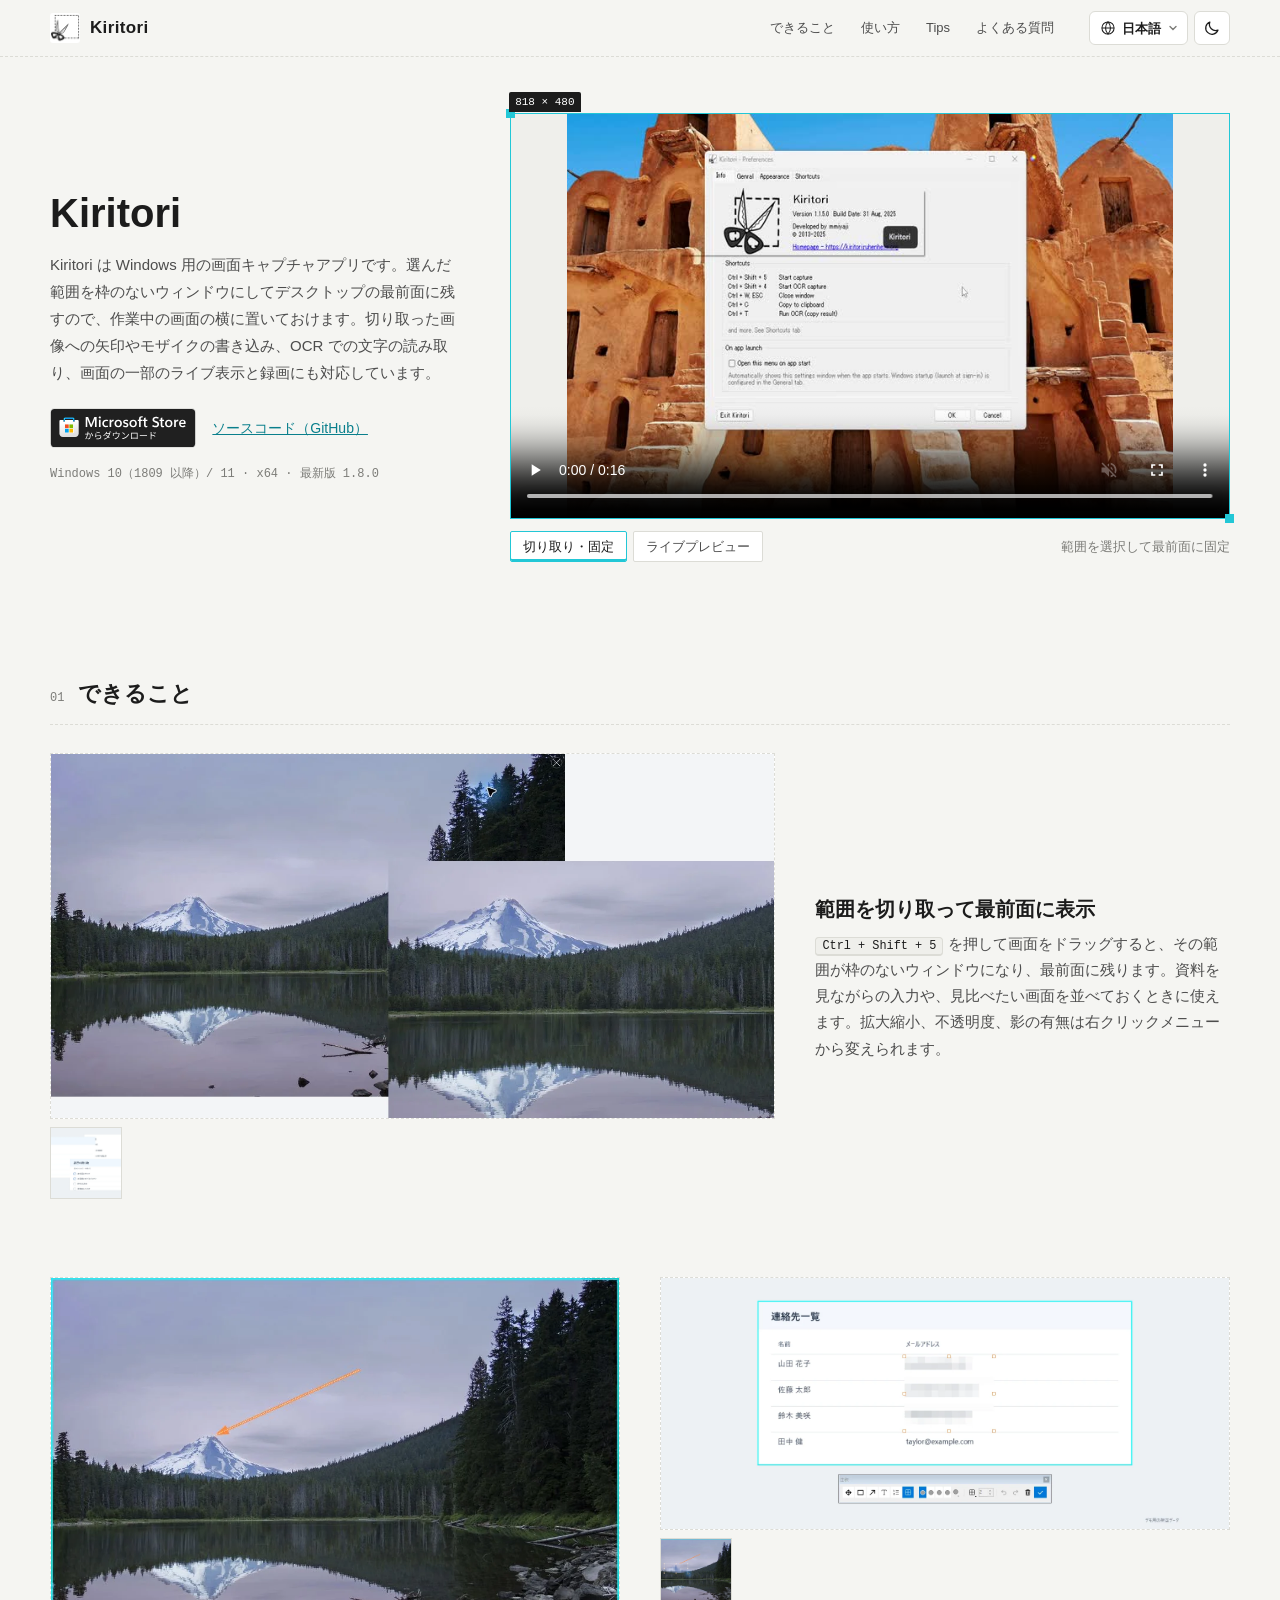
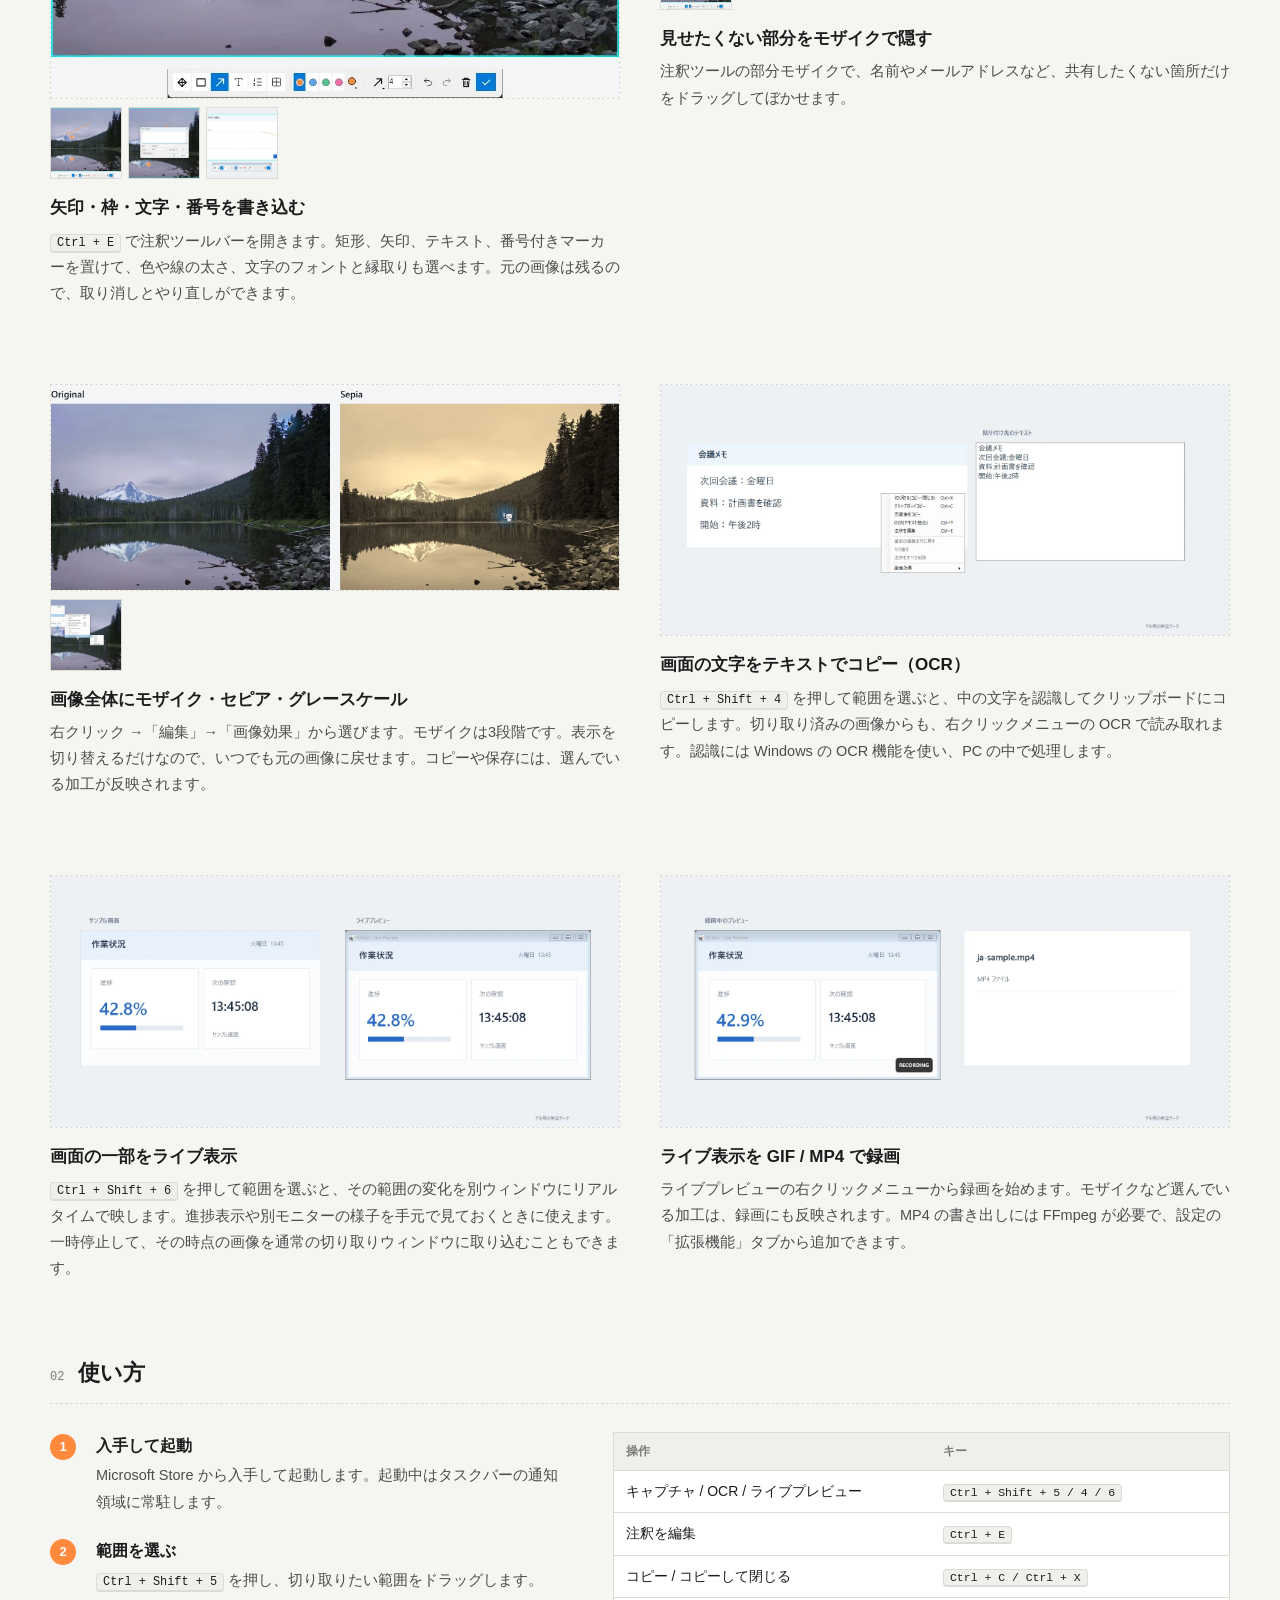
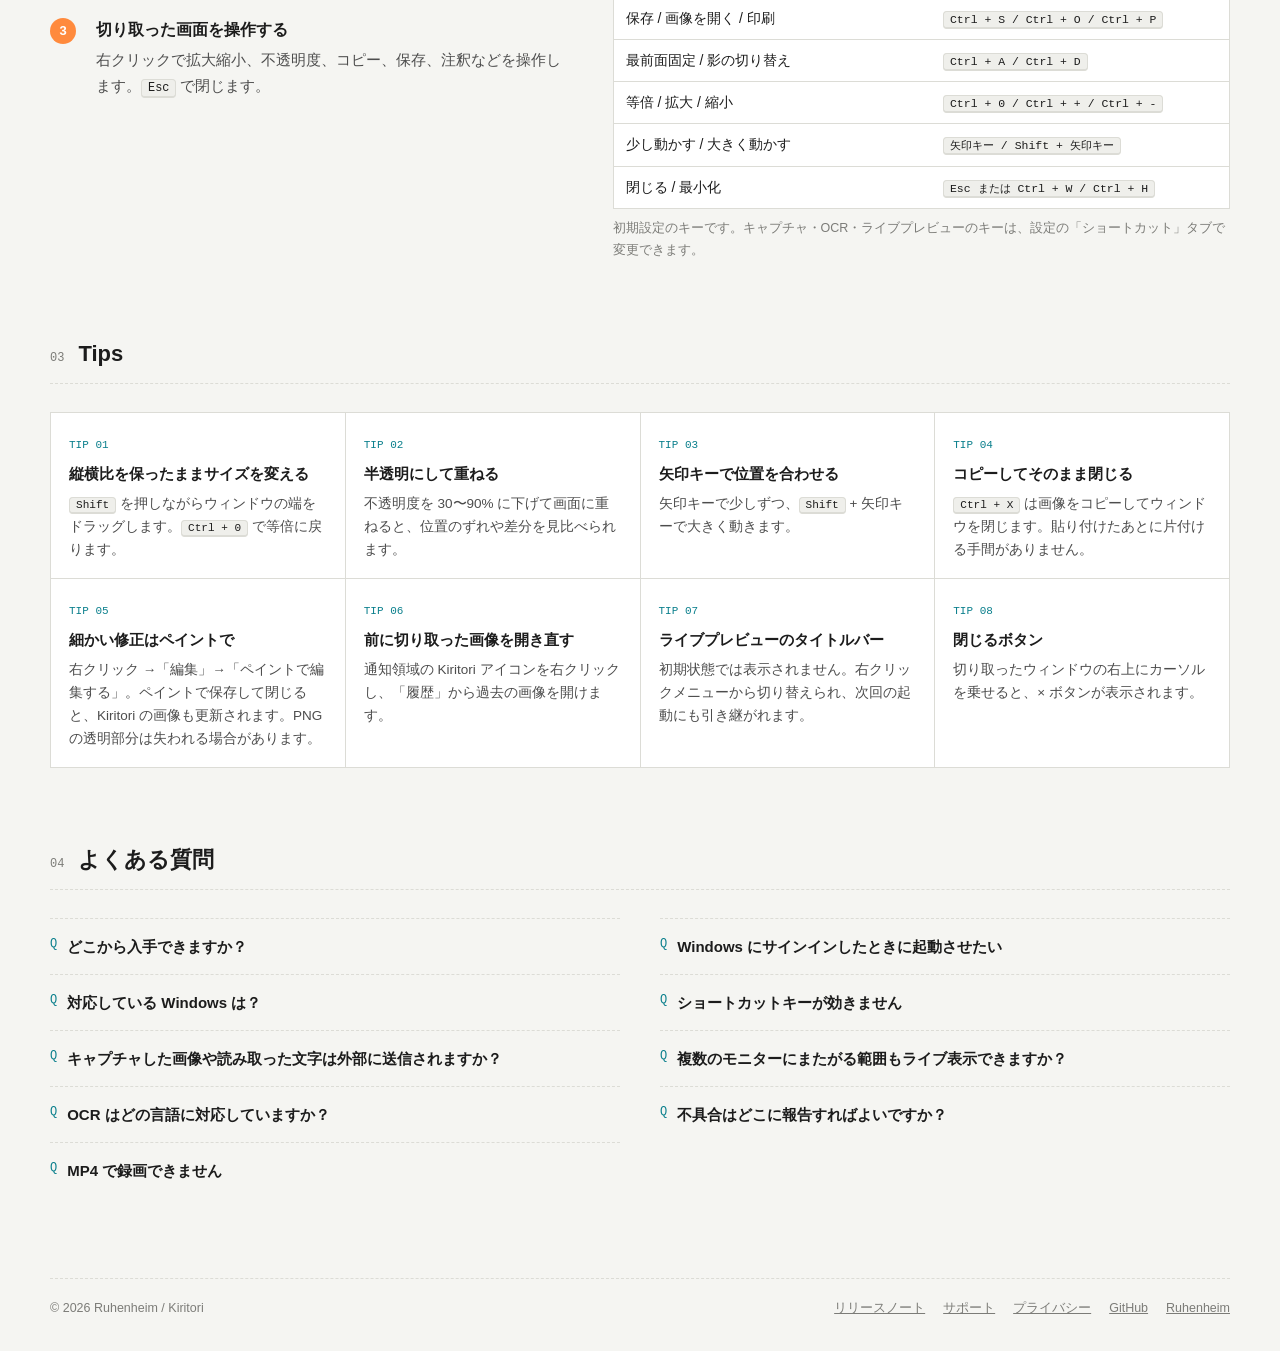
<file: site/index.html>
<!DOCTYPE html>
<html lang="ja">
<head>
<meta charset="utf-8">
<meta name="viewport" content="width=device-width, initial-scale=1">
<title>Kiritori — Windows 用の画面キャプチャアプリ</title>
<meta name="description" content="Kiritori は Windows 用の画面キャプチャアプリです。切り取った範囲を最前面に表示し、矢印やモザイクの書き込み、OCR での文字の読み取り、画面の一部のライブ表示と録画ができます。">
<link rel="canonical" href="https://kiritori.ruhenheim.org/">
<link rel="alternate" hreflang="ja" href="https://kiritori.ruhenheim.org/">
<link rel="alternate" hreflang="en" href="https://kiritori.ruhenheim.org/?lang=en">
<link rel="alternate" hreflang="x-default" href="https://kiritori.ruhenheim.org/">
<meta property="og:type" content="website">
<meta property="og:title" content="Kiritori — Windows 用の画面キャプチャアプリ">
<meta property="og:description" content="Kiritori は Windows 用の画面キャプチャアプリです。切り取った範囲を最前面に表示し、矢印やモザイクの書き込み、OCR での文字の読み取り、画面の一部のライブ表示と録画ができます。">
<meta property="og:url" content="https://kiritori.ruhenheim.org/">
<meta property="og:image" content="https://kiritori.ruhenheim.org/assets/img/og.jpg">
<meta name="color-scheme" content="light dark">
<link rel="icon" href="assets/img/icon.png">
<link rel="stylesheet" href="assets/glightbox.min.css?v=6d3f62d4d1">
<link rel="stylesheet" href="assets/site.css?v=D0BE548416">
<script src="assets/theme.js?v=c4acc2c16c"></script>
</head>
<body>
<a class="skip" href="#top" data-i18n="skip">本文へ移動</a>
<header><div class="wrap"><a class="brand" href="#top"><img src="assets/img/icon.png" alt="" width="30" height="30">Kiritori</a>
<nav><a data-i18n="nav.features" href="#features">できること</a><a data-i18n="nav.usage" href="#usage">使い方</a><a data-i18n="nav.tips" href="#tips">Tips</a><a data-i18n="nav.faq" href="#faq">よくある質問</a></nav>
<div class="tools"><div class="langmenu">
<button id="lang" class="tool lang" type="button" aria-haspopup="true" aria-expanded="false" aria-controls="lang-list" aria-label="Language: 日本語" title="Language / 言語">
<svg viewBox="0 0 20 20" fill="none" stroke="currentColor" stroke-width="1.3" aria-hidden="true"><circle cx="10" cy="10" r="7.6"/><path d="M2.4 10h15.2M10 2.4c2.1 2.2 3.1 4.7 3.1 7.6s-1 5.4-3.1 7.6c-2.1-2.2-3.1-4.7-3.1-7.6s1-5.4 3.1-7.6z"/></svg>
<span id="lang-label" lang="ja">日本語</span>
<svg class="chev" viewBox="0 0 12 12" fill="none" stroke="currentColor" stroke-width="1.4" stroke-linecap="round" aria-hidden="true"><path d="M3 4.5l3 3 3-3"/></svg>
</button>
<ul id="lang-list" class="lang-list" hidden>
<li><a href="./" hreflang="ja" lang="ja" data-lang="ja">日本語</a></li>
<li><a href="?lang=en" hreflang="en" lang="en" data-lang="en">English</a></li></ul></div>
<button id="theme" class="tool theme" type="button" aria-label="表示モードを切り替え"><svg class="sun" viewBox="0 0 20 20" fill="none" stroke="currentColor" stroke-width="1.4" stroke-linecap="round" aria-hidden="true"><circle cx="10" cy="10" r="3.6"/><path d="M10 1.8v2M10 16.2v2M1.8 10h2M16.2 10h2M4.2 4.2l1.4 1.4M14.4 14.4l1.4 1.4M4.2 15.8l1.4-1.4M14.4 5.6l1.4-1.4"/></svg><svg class="moon" viewBox="0 0 20 20" fill="none" stroke="currentColor" stroke-width="1.4" stroke-linejoin="round" aria-hidden="true"><path d="M16.6 12.4A7 7 0 0 1 7.6 3.4a7 7 0 1 0 9 9z"/></svg></button></div></div></header>
<main id="top" class="wrap">
<div class="top"><div><h1>Kiritori</h1><p data-i18n="lead">Kiritori は Windows 用の画面キャプチャアプリです。選んだ範囲を枠のないウィンドウにしてデスクトップの最前面に残すので、作業中の画面の横に置いておけます。切り取った画像への矢印やモザイクの書き込み、OCR での文字の読み取り、画面の一部のライブ表示と録画にも対応しています。</p><div class="cta"><a class="store-badge" href="https://apps.microsoft.com/detail/9pd5wck38p07"><img class="on-light" src="assets/img/ms-store-badge-ja-dark.svg" data-en-src="assets/img/ms-store-badge-en-dark.svg" alt="Microsoft Store から入手" width="146" height="40"><img class="on-dark" src="assets/img/ms-store-badge-ja-light.svg" data-en-src="assets/img/ms-store-badge-en-light.svg" alt="Microsoft Store から入手" width="146" height="40"></a><a href="https://github.com/mmiyaji/Kiritori-win" data-i18n="github">ソースコード（GitHub）</a></div><p data-i18n="meta" class="meta mono">Windows 10（1809 以降）/ 11 · x64 · 最新版 1.8.0</p></div>
<div><div class="framed"><span class="dim-tag" id="video-size" aria-hidden="true">720 × 480</span><video id="demo" controls muted loop playsinline preload="metadata" poster="assets/video/demo-capture-poster.jpg" aria-label="操作デモ"><source src="assets/video/kiritori_demo.webm" type="video/webm"><source src="assets/video/kiritori_demo.mp4" type="video/mp4"></video></div>
<div class="demo-bar" role="tablist"><button type="button" role="tab" aria-selected="true" data-demo="capture" data-caption="範囲を選択して最前面に固定" data-caption-en="Select a region and keep it on top" data-i18n="demo.capture">切り取り・固定</button><button type="button" role="tab" aria-selected="false" tabindex="-1" data-demo="live" data-caption="選択した範囲の変化をリアルタイムに表示" data-caption-en="Changes in the region are shown in real time" data-i18n="demo.live">ライブプレビュー</button><span id="demo-caption">範囲を選択して最前面に固定</span></div></div></div>
<section><div class="sh" id="features"><span class="no">01</span><h2 data-i18n="h.features">できること</h2></div><div class="grid">
<div class="item"><div class="pic"><a href="assets/img/pin.webp" class="glightbox " data-gallery="f1" data-img="pin" data-description="風景写真の全体と、雪山の部分を切り取った画像を2枚のウィンドウで重ねて表示"><span class="dim-tag" aria-hidden="true">1350 × 680</span><img src="assets/img/pin.webp" alt="風景写真の全体と、雪山の部分を切り取った画像を2枚のウィンドウで重ねて表示" width="1350" height="680" loading="lazy"></a><div class="alt"><a href="assets/img/pin-doc-ja.webp" class="glightbox " data-gallery="f1" data-img="pin-doc" data-description="持ち物リストを切り取った画像を2枚並べた画面"><img src="assets/img/pin-doc-ja.webp" alt="持ち物リストを切り取った画像を2枚並べた画面" width="1520" height="670" loading="lazy"></a></div></div><div><h3 data-i18n="f1.t">範囲を切り取って最前面に表示</h3><p data-i18n="f1.d"><kbd>Ctrl + Shift + 5</kbd> を押して画面をドラッグすると、その範囲が枠のないウィンドウになり、最前面に残ります。資料を見ながらの入力や、見比べたい画面を並べておくときに使えます。拡大縮小、不透明度、影の有無は右クリックメニューから変えられます。</p></div></div>
<div class="item"><div class="pic"><a href="assets/img/arrow.webp" class="glightbox " data-gallery="f2" data-img="arrow" data-description="雪山を指す矢印と注釈ツールバー"><span class="dim-tag" aria-hidden="true">960 × 709</span><img src="assets/img/arrow.webp" alt="雪山を指す矢印と注釈ツールバー" width="960" height="709" loading="lazy"></a><div class="alt"><a href="assets/img/steps.webp" class="glightbox " data-gallery="f2" data-img="steps" data-description="写真の上に置いた番号マーカー1と2"><img src="assets/img/steps.webp" alt="写真の上に置いた番号マーカー1と2" width="960" height="709" loading="lazy"></a><a href="assets/img/text.webp" class="glightbox " data-gallery="f2" data-img="text" data-description="文字の注釈ダイアログ。フォント・縁取り・文字サイズを選ぶ"><img src="assets/img/text.webp" alt="文字の注釈ダイアログ。フォント・縁取り・文字サイズを選ぶ" width="960" height="640" loading="lazy"></a><a href="assets/img/settings-arrow-ja.webp" class="glightbox " data-gallery="f2" data-img="settings-arrow" data-description="設定画面に矢印と番号マーカーを付けた例"><img src="assets/img/settings-arrow-ja.webp" alt="設定画面に矢印と番号マーカーを付けた例" width="1520" height="670" loading="lazy"></a></div></div><div><h3 data-i18n="f2.t">矢印・枠・文字・番号を書き込む</h3><p data-i18n="f2.d"><kbd>Ctrl + E</kbd> で注釈ツールバーを開きます。矩形、矢印、テキスト、番号付きマーカーを置けて、色や線の太さ、文字のフォントと縁取りも選べます。元の画像は残るので、取り消しとやり直しができます。</p></div></div>
<div class="item"><div class="pic"><a href="assets/img/mosaic-list-ja.webp" class="glightbox " data-gallery="f3" data-img="mosaic-list" data-description="連絡先一覧のメールアドレスをモザイクで隠した例"><span class="dim-tag" aria-hidden="true">1520 × 670</span><img src="assets/img/mosaic-list-ja.webp" alt="連絡先一覧のメールアドレスをモザイクで隠した例" width="1520" height="670" loading="lazy"></a><div class="alt"><a href="assets/img/mosaic-photo.webp" class="glightbox " data-gallery="f3" data-img="mosaic-photo" data-description="写真の一部を部分モザイクでドラッグしている画面"><img src="assets/img/mosaic-photo.webp" alt="写真の一部を部分モザイクでドラッグしている画面" width="960" height="709" loading="lazy"></a></div></div><div><h3 data-i18n="f3.t">見せたくない部分をモザイクで隠す</h3><p data-i18n="f3.d">注釈ツールの部分モザイクで、名前やメールアドレスなど、共有したくない箇所だけをドラッグしてぼかせます。</p></div></div>
<div class="item"><div class="pic"><a href="assets/img/sepia.webp" class="glightbox " data-gallery="f4" data-img="sepia" data-description="元の写真と、セピアに加工した切り取り画像"><span class="dim-tag" aria-hidden="true">1956 × 704</span><img src="assets/img/sepia.webp" alt="元の写真と、セピアに加工した切り取り画像" width="1956" height="704" loading="lazy"></a><div class="alt"><a href="assets/img/effects-menu.webp" class="glightbox " data-gallery="f4" data-img="effects-menu" data-description="編集 → 画像効果 のメニュー（なし・モザイク・セピア・グレースケール）"><img src="assets/img/effects-menu.webp" alt="編集 → 画像効果 のメニュー（なし・モザイク・セピア・グレースケール）" width="960" height="640" loading="lazy"></a></div></div><div><h3 data-i18n="f4.t">画像全体にモザイク・セピア・グレースケール</h3><p data-i18n="f4.d">右クリック →「編集」→「画像効果」から選びます。モザイクは3段階です。表示を切り替えるだけなので、いつでも元の画像に戻せます。コピーや保存には、選んでいる加工が反映されます。</p></div></div>
<div class="item"><div class="pic"><a href="assets/img/ocr-ja.webp" class="glightbox " data-gallery="f5" data-img="ocr" data-description="切り取った画像から読み取った文字を、別のアプリに貼り付けた例"><span class="dim-tag" aria-hidden="true">1520 × 670</span><img src="assets/img/ocr-ja.webp" alt="切り取った画像から読み取った文字を、別のアプリに貼り付けた例" width="1520" height="670" loading="lazy"></a></div><div><h3 data-i18n="f5.t">画面の文字をテキストでコピー（OCR）</h3><p data-i18n="f5.d"><kbd>Ctrl + Shift + 4</kbd> を押して範囲を選ぶと、中の文字を認識してクリップボードにコピーします。切り取り済みの画像からも、右クリックメニューの OCR で読み取れます。認識には Windows の OCR 機能を使い、PC の中で処理します。</p></div></div>
<div class="item"><div class="pic"><a href="assets/img/live-ja.webp" class="glightbox " data-gallery="f6" data-img="live" data-description="サンプル画面と、その一部を映したライブプレビュー"><span class="dim-tag" aria-hidden="true">1520 × 670</span><img src="assets/img/live-ja.webp" alt="サンプル画面と、その一部を映したライブプレビュー" width="1520" height="670" loading="lazy"></a></div><div><h3 data-i18n="f6.t">画面の一部をライブ表示</h3><p data-i18n="f6.d"><kbd>Ctrl + Shift + 6</kbd> を押して範囲を選ぶと、その範囲の変化を別ウィンドウにリアルタイムで映します。進捗表示や別モニターの様子を手元で見ておくときに使えます。一時停止して、その時点の画像を通常の切り取りウィンドウに取り込むこともできます。</p></div></div>
<div class="item"><div class="pic"><a href="assets/img/recording-ja.webp" class="glightbox " data-gallery="f7" data-img="recording" data-description="ライブプレビューを録画している画面と、保存された MP4 ファイル"><span class="dim-tag" aria-hidden="true">1520 × 670</span><img src="assets/img/recording-ja.webp" alt="ライブプレビューを録画している画面と、保存された MP4 ファイル" width="1520" height="670" loading="lazy"></a></div><div><h3 data-i18n="f7.t">ライブ表示を GIF / MP4 で録画</h3><p data-i18n="f7.d">ライブプレビューの右クリックメニューから録画を始めます。モザイクなど選んでいる加工は、録画にも反映されます。MP4 の書き出しには FFmpeg が必要で、設定の「拡張機能」タブから追加できます。</p></div></div></div></section>
<section><div class="sh" id="usage"><span class="no">02</span><h2 data-i18n="h.usage">使い方</h2></div><div class="usage"><ol class="marks">
<li><div><h3 data-i18n="u1.t">入手して起動</h3><p data-i18n="u1.d">Microsoft Store から入手して起動します。起動中はタスクバーの通知領域に常駐します。</p></div></li>
<li><div><h3 data-i18n="u2.t">範囲を選ぶ</h3><p data-i18n="u2.d"><kbd>Ctrl + Shift + 5</kbd> を押し、切り取りたい範囲をドラッグします。</p></div></li>
<li><div><h3 data-i18n="u3.t">切り取った画面を操作する</h3><p data-i18n="u3.d">右クリックで拡大縮小、不透明度、コピー、保存、注釈などを操作します。<kbd>Esc</kbd> で閉じます。</p></div></li></ol><div><table class="keys "><thead>
<tr><th data-i18n="k.col1">操作</th><th data-i18n="k.col2">キー</th></tr></thead><tbody>
<tr><td data-i18n="k1">キャプチャ / OCR / ライブプレビュー</td><td><kbd>Ctrl + Shift + 5 / 4 / 6</kbd></td></tr>
<tr><td data-i18n="k2">注釈を編集</td><td><kbd>Ctrl + E</kbd></td></tr>
<tr><td data-i18n="k3">コピー / コピーして閉じる</td><td><kbd>Ctrl + C / Ctrl + X</kbd></td></tr>
<tr><td data-i18n="k4">保存 / 画像を開く / 印刷</td><td><kbd>Ctrl + S / Ctrl + O / Ctrl + P</kbd></td></tr>
<tr><td data-i18n="k5">最前面固定 / 影の切り替え</td><td><kbd>Ctrl + A / Ctrl + D</kbd></td></tr>
<tr><td data-i18n="k6">等倍 / 拡大 / 縮小</td><td><kbd>Ctrl + 0 / Ctrl + + / Ctrl + -</kbd></td></tr>
<tr><td data-i18n="k7">少し動かす / 大きく動かす</td><td><kbd data-i18n="k7v">矢印キー / Shift + 矢印キー</kbd></td></tr>
<tr><td data-i18n="k8">閉じる / 最小化</td><td><kbd data-i18n="k8v">Esc または Ctrl + W / Ctrl + H</kbd></td></tr></tbody></table><p data-i18n="keys.note" class="keys-note">初期設定のキーです。キャプチャ・OCR・ライブプレビューのキーは、設定の「ショートカット」タブで変更できます。</p></div></div></section>
<section><div class="sh" id="tips"><span class="no">03</span><h2 data-i18n="h.tips">Tips</h2></div><div class="tips">
<div><span class="no">TIP 01</span><h3 data-i18n="t1.t">縦横比を保ったままサイズを変える</h3><p data-i18n="t1.d"><kbd>Shift</kbd> を押しながらウィンドウの端をドラッグします。<kbd>Ctrl + 0</kbd> で等倍に戻ります。</p></div>
<div><span class="no">TIP 02</span><h3 data-i18n="t2.t">半透明にして重ねる</h3><p data-i18n="t2.d">不透明度を 30〜90% に下げて画面に重ねると、位置のずれや差分を見比べられます。</p></div>
<div><span class="no">TIP 03</span><h3 data-i18n="t3.t">矢印キーで位置を合わせる</h3><p data-i18n="t3.d">矢印キーで少しずつ、<kbd>Shift</kbd> + 矢印キーで大きく動きます。</p></div>
<div><span class="no">TIP 04</span><h3 data-i18n="t4.t">コピーしてそのまま閉じる</h3><p data-i18n="t4.d"><kbd>Ctrl + X</kbd> は画像をコピーしてウィンドウを閉じます。貼り付けたあとに片付ける手間がありません。</p></div>
<div><span class="no">TIP 05</span><h3 data-i18n="t5.t">細かい修正はペイントで</h3><p data-i18n="t5.d">右クリック →「編集」→「ペイントで編集する」。ペイントで保存して閉じると、Kiritori の画像も更新されます。PNG の透明部分は失われる場合があります。</p></div>
<div><span class="no">TIP 06</span><h3 data-i18n="t6.t">前に切り取った画像を開き直す</h3><p data-i18n="t6.d">通知領域の Kiritori アイコンを右クリックし、「履歴」から過去の画像を開けます。</p></div>
<div><span class="no">TIP 07</span><h3 data-i18n="t7.t">ライブプレビューのタイトルバー</h3><p data-i18n="t7.d">初期状態では表示されません。右クリックメニューから切り替えられ、次回の起動にも引き継がれます。</p></div>
<div><span class="no">TIP 08</span><h3 data-i18n="t8.t">閉じるボタン</h3><p data-i18n="t8.d">切り取ったウィンドウの右上にカーソルを乗せると、× ボタンが表示されます。</p></div></div></section>
<section><div class="sh" id="faq"><span class="no">04</span><h2 data-i18n="h.faq">よくある質問</h2></div><div class="faq">
<details><summary data-i18n="q1.q">どこから入手できますか？</summary><p data-i18n="q1.a"><a href="https://apps.microsoft.com/detail/9pd5wck38p07">Microsoft Store</a> から入手できます。</p></details>
<details><summary data-i18n="q2.q">対応している Windows は？</summary><p data-i18n="q2.a">Windows 10 バージョン 1809 以降と Windows 11（x64）です。</p></details>
<details><summary data-i18n="q3.q">キャプチャした画像や読み取った文字は外部に送信されますか？</summary><p data-i18n="q3.a">いいえ。キャプチャ、OCR、画像の加工は PC の中で処理します。個人情報の収集やトラッキングは行いません。詳しくは<a href="privacy.html">プライバシーポリシー</a>をご覧ください。</p></details>
<details><summary data-i18n="q4.q">OCR はどの言語に対応していますか？</summary><p data-i18n="q4.a">Windows の OCR 機能を使うため、Windows に追加されている言語を読み取れます。読み取る言語は設定の「全般」タブの「OCR 言語」で選べ、初期設定では自動で選びます。言語を増やすには、Windows の「設定 → 時刻と言語 → 言語と地域」で追加してください。</p></details>
<details><summary data-i18n="q5.q">MP4 で録画できません</summary><p data-i18n="q5.a">MP4 の書き出しには FFmpeg が必要です。Kiritori の設定の「拡張機能」タブからインストールできます。GIF は追加なしで録画できます。</p></details>
<details><summary data-i18n="q6.q">Windows にサインインしたときに起動させたい</summary><p data-i18n="q6.a">設定の「全般」タブの「自動起動」で切り替えます。Windows 側で管理されている場合は、横のボタンから Windows の「設定 → アプリ → スタートアップ」を開いて切り替えてください。</p></details>
<details><summary data-i18n="q7.q">ショートカットキーが効きません</summary><p data-i18n="q7.a">ほかのアプリが同じキーを使っていると登録できません。設定の「ショートカット」タブで別のキーに変えてください。</p></details>
<details><summary data-i18n="q8.q">複数のモニターにまたがる範囲もライブ表示できますか？</summary><p data-i18n="q8.a">できます。GPU キャプチャは1台のモニター内で使い、またがる範囲では互換方式（GDI）に自動で切り替えます。</p></details>
<details><summary data-i18n="q9.q">不具合はどこに報告すればよいですか？</summary><p data-i18n="q9.a"><a href="https://github.com/mmiyaji/Kiritori-win/issues">GitHub Issues</a> へお願いします。各バージョンの変更点は<a href="https://github.com/mmiyaji/Kiritori-win/releases">リリースノート</a>にあります。</p></details></div></section>
<footer><span>© <span id="year">2026</span> Ruhenheim / Kiritori</span><nav><a href="https://github.com/mmiyaji/Kiritori-win/releases" data-i18n="foot.release">リリースノート</a><a href="https://github.com/mmiyaji/Kiritori-win/issues" data-i18n="foot.support">サポート</a><a href="privacy.html" data-i18n="foot.privacy">プライバシー</a><a href="https://github.com/mmiyaji/Kiritori-win">GitHub</a><a href="https://ruhenheim.org" data-i18n="foot.ruhenheim">Ruhenheim</a></nav></footer>
</main>
<script src="assets/glightbox.min.js?v=03dfe1fbce"></script>
<script src="assets/i18n-en.js?v=31b612028f"></script>
<script src="assets/site.js?v=01ff6be6b7"></script>
</body>
</html>
</file>
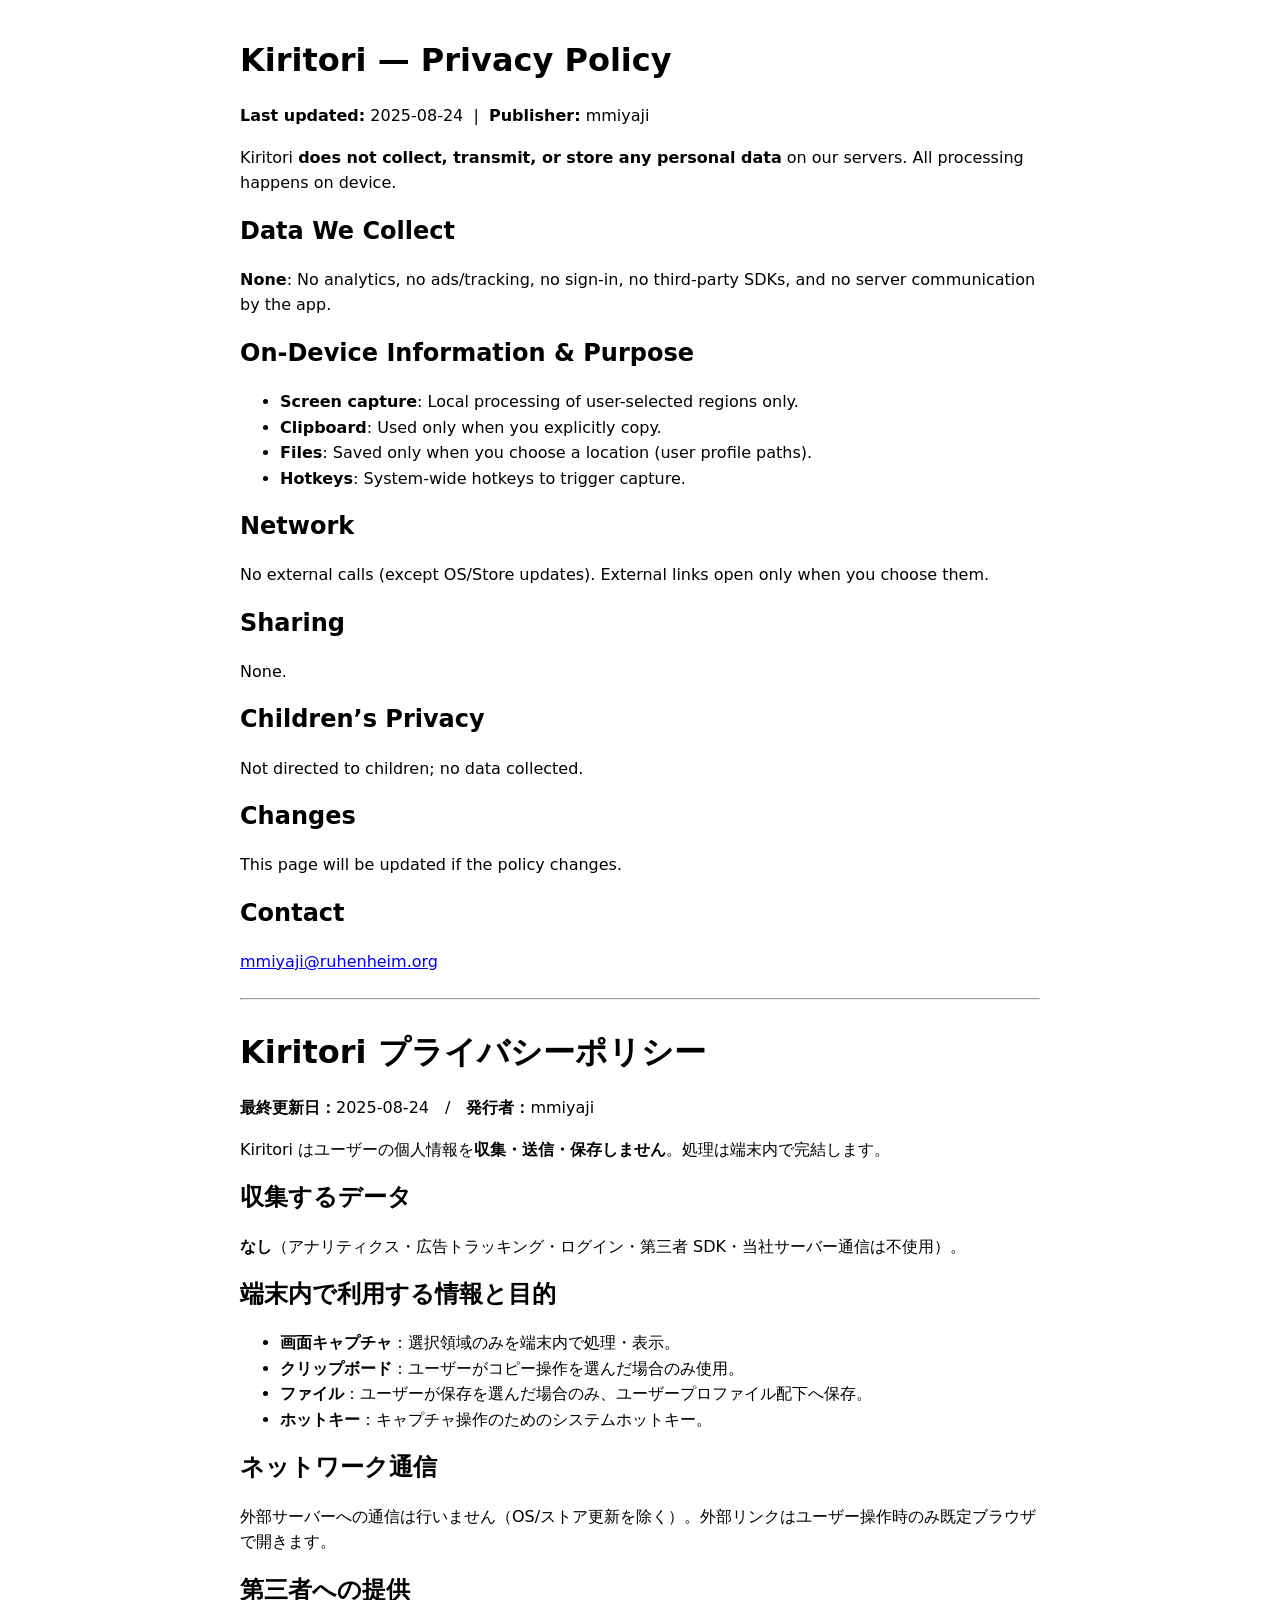
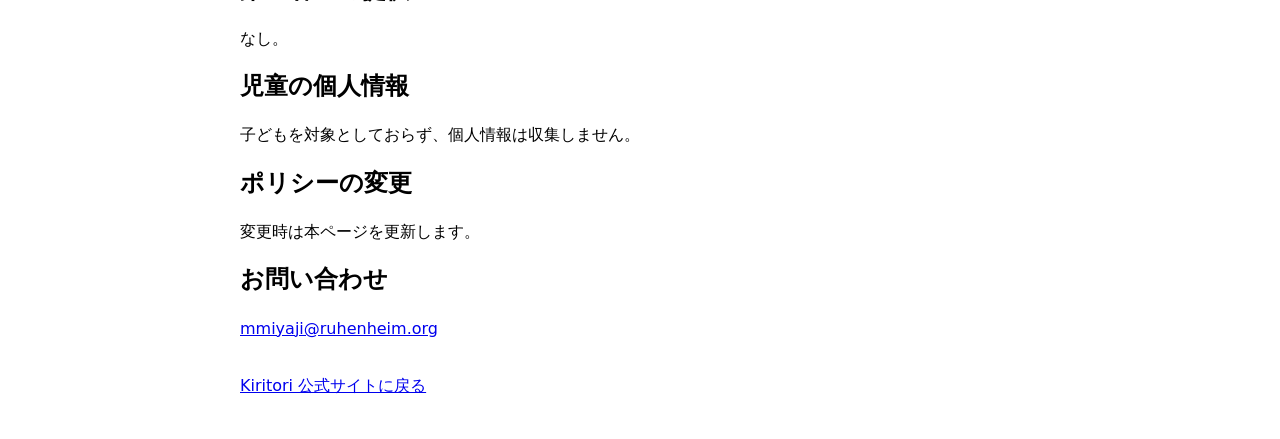
<file: privacy.html>
<!doctype html>
<head>
    <meta charset="utf-8">
    <title>Kiritori Privacy Policy / プライバシーポリシー</title>
    <meta name="viewport" content="width=device-width,initial-scale=1">
    <style>
        body{font:16px/1.6 system-ui,Segoe UI,Roboto,Arial,sans-serif;max-width:800px;margin:40px auto;padding:0 16px}
        h1,h2{line-height:1.3}
        hr{margin:24px 0}
        .lang{margin-top:32px}
        .topbar{background:#f5f5f7;border-bottom:1px solid #e5e7eb;padding:10px 14px;position:sticky;top:0}
        .topbar a{color:#0366d6;text-decoration:none}
        .topbar a:hover{text-decoration:underline}
        .footerback{margin:32px 0}
    </style>
</head>
<body>
<h1>Kiritori — Privacy Policy</h1>
<p><strong>Last updated:</strong> 2025-08-24 &nbsp;|&nbsp; <strong>Publisher:</strong> mmiyaji</p>
<p>Kiritori <strong>does not collect, transmit, or store any personal data</strong> on our servers. All processing happens on device.</p>
<h2>Data We Collect</h2>
<p><strong>None</strong>: No analytics, no ads/tracking, no sign-in, no third-party SDKs, and no server communication by the app.</p>
<h2>On-Device Information & Purpose</h2>
<ul>
  <li><strong>Screen capture</strong>: Local processing of user-selected regions only.</li>
  <li><strong>Clipboard</strong>: Used only when you explicitly copy.</li>
  <li><strong>Files</strong>: Saved only when you choose a location (user profile paths).</li>
  <li><strong>Hotkeys</strong>: System-wide hotkeys to trigger capture.</li>
</ul>
<h2>Network</h2>
<p>No external calls (except OS/Store updates). External links open only when you choose them.</p>
<h2>Sharing</h2><p>None.</p>
<h2>Children’s Privacy</h2><p>Not directed to children; no data collected.</p>
<h2>Changes</h2><p>This page will be updated if the policy changes.</p>
<h2>Contact</h2><p><a href="mailto:mmiyaji@ruhenheim.org">mmiyaji@ruhenheim.org</a></p>

<hr>

<div class="lang">
<h1>Kiritori プライバシーポリシー</h1>
<p><strong>最終更新日：</strong>2025-08-24　/　<strong>発行者：</strong>mmiyaji</p>
<p>Kiritori はユーザーの個人情報を<strong>収集・送信・保存しません</strong>。処理は端末内で完結します。</p>
<h2>収集するデータ</h2>
<p><strong>なし</strong>（アナリティクス・広告トラッキング・ログイン・第三者 SDK・当社サーバー通信は不使用）。</p>
<h2>端末内で利用する情報と目的</h2>
<ul>
  <li><strong>画面キャプチャ</strong>：選択領域のみを端末内で処理・表示。</li>
  <li><strong>クリップボード</strong>：ユーザーがコピー操作を選んだ場合のみ使用。</li>
  <li><strong>ファイル</strong>：ユーザーが保存を選んだ場合のみ、ユーザープロファイル配下へ保存。</li>
  <li><strong>ホットキー</strong>：キャプチャ操作のためのシステムホットキー。</li>
</ul>
<h2>ネットワーク通信</h2>
<p>外部サーバーへの通信は行いません（OS/ストア更新を除く）。外部リンクはユーザー操作時のみ既定ブラウザで開きます。</p>
<h2>第三者への提供</h2><p>なし。</p>
<h2>児童の個人情報</h2><p>子どもを対象としておらず、個人情報は収集しません。</p>
<h2>ポリシーの変更</h2><p>変更時は本ページを更新します。</p>
<h2>お問い合わせ</h2><p><a href="mailto:mmiyaji@ruhenheim.org">mmiyaji@ruhenheim.org</a></p>
</div>

<p class="footerback">
  <a href="https://kiritori.ruhenheim.org" target="_self" rel="noopener">Kiritori 公式サイトに戻る</a>
</p>

</body>
</html>
</file>
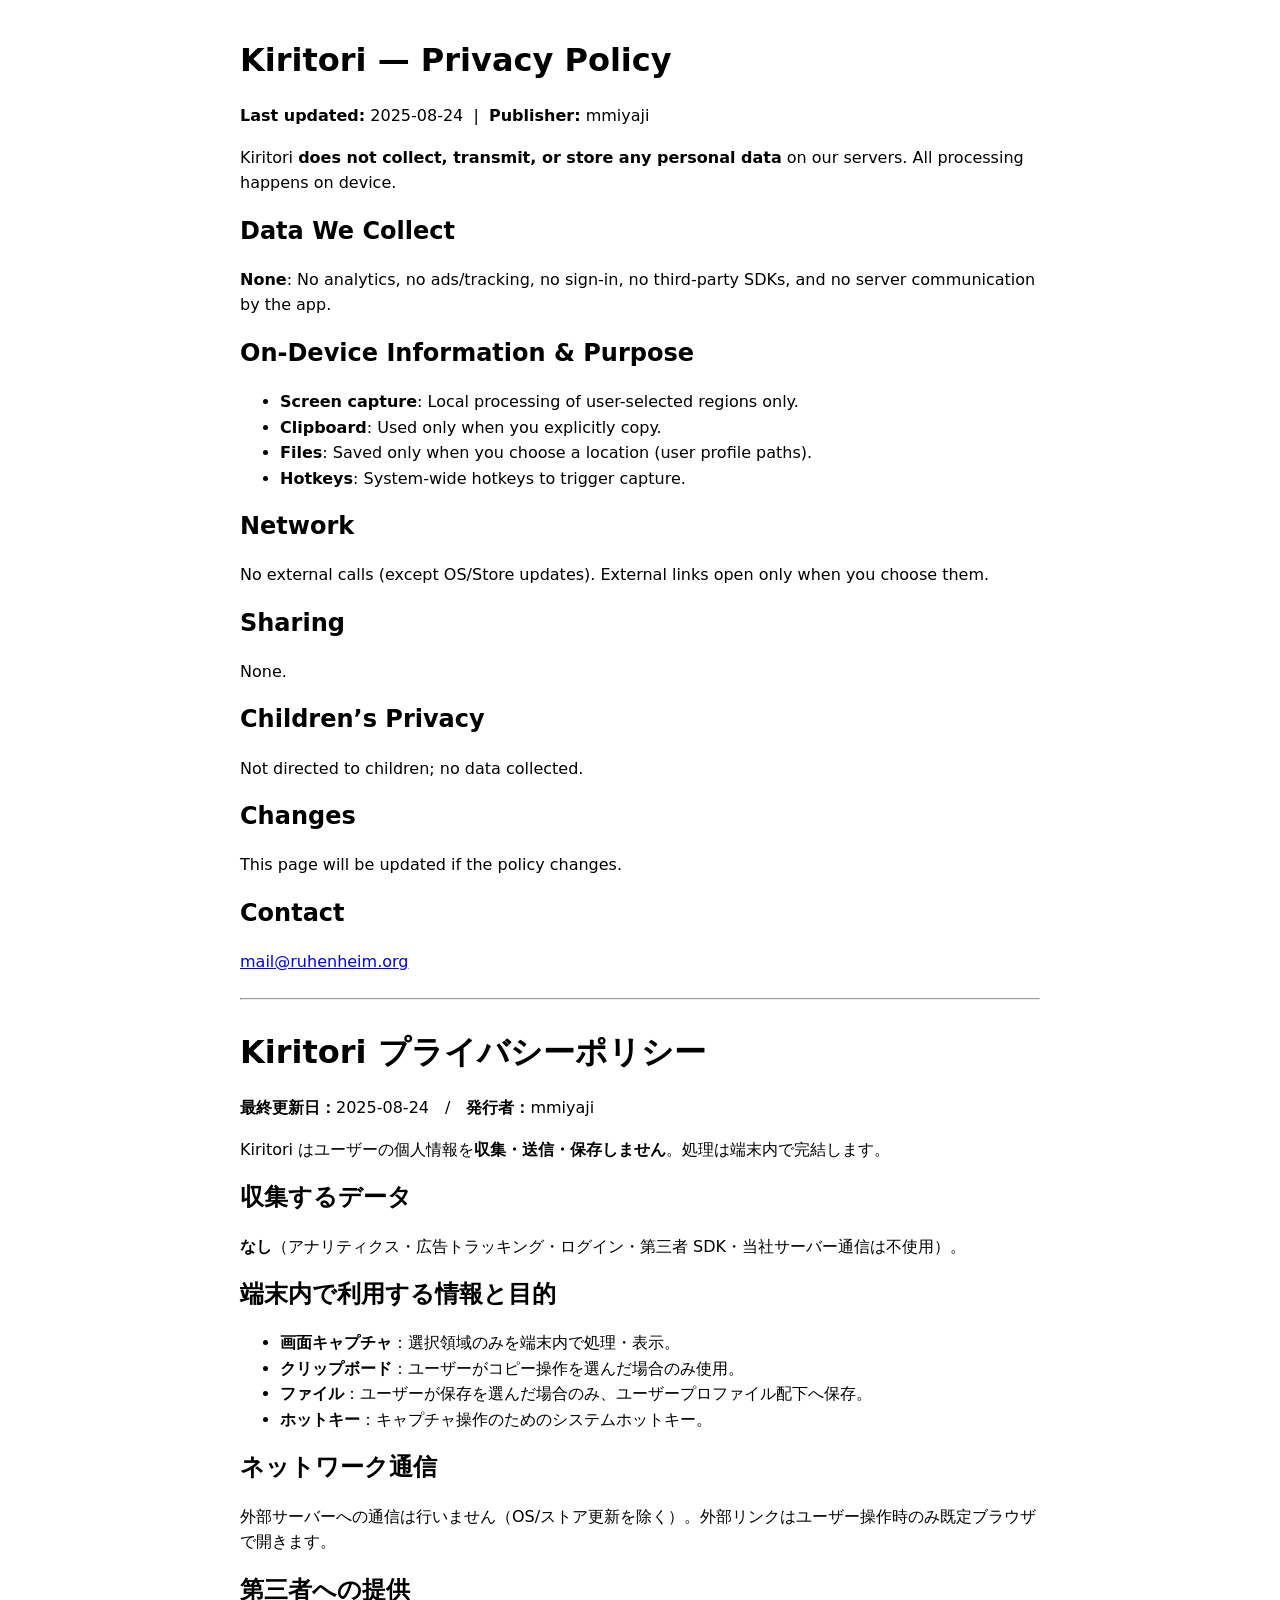
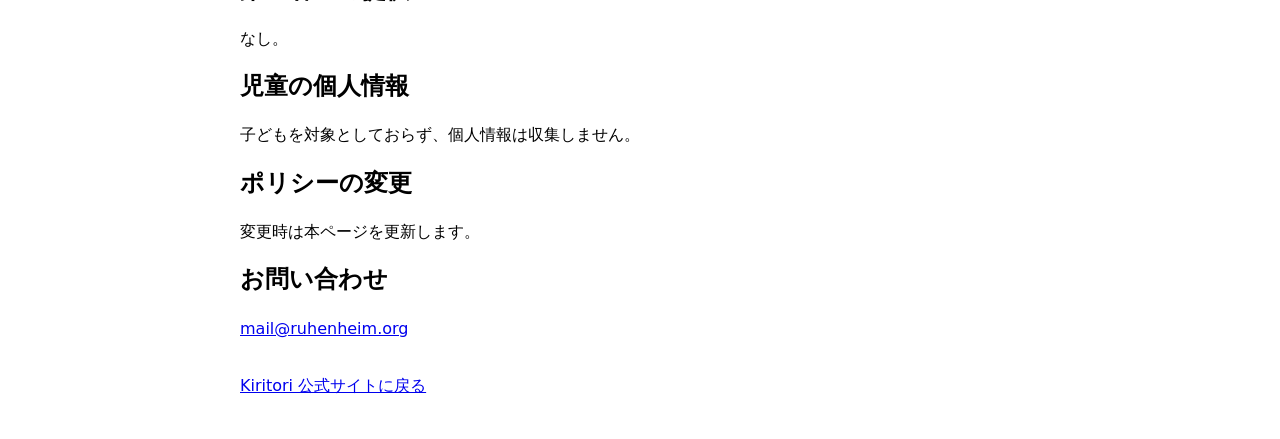
<file: site/privacy.html>
<!doctype html>
<head>
    <meta charset="utf-8">
    <title>Kiritori Privacy Policy / プライバシーポリシー</title>
    <meta name="viewport" content="width=device-width,initial-scale=1">
    <style>
        body{font:16px/1.6 system-ui,Segoe UI,Roboto,Arial,sans-serif;max-width:800px;margin:40px auto;padding:0 16px}
        h1,h2{line-height:1.3}
        hr{margin:24px 0}
        .lang{margin-top:32px}
        .topbar{background:#f5f5f7;border-bottom:1px solid #e5e7eb;padding:10px 14px;position:sticky;top:0}
        .topbar a{color:#0366d6;text-decoration:none}
        .topbar a:hover{text-decoration:underline}
        .footerback{margin:32px 0}
    </style>
</head>
<body>
<h1>Kiritori — Privacy Policy</h1>
<p><strong>Last updated:</strong> 2025-08-24 &nbsp;|&nbsp; <strong>Publisher:</strong> mmiyaji</p>
<p>Kiritori <strong>does not collect, transmit, or store any personal data</strong> on our servers. All processing happens on device.</p>
<h2>Data We Collect</h2>
<p><strong>None</strong>: No analytics, no ads/tracking, no sign-in, no third-party SDKs, and no server communication by the app.</p>
<h2>On-Device Information & Purpose</h2>
<ul>
  <li><strong>Screen capture</strong>: Local processing of user-selected regions only.</li>
  <li><strong>Clipboard</strong>: Used only when you explicitly copy.</li>
  <li><strong>Files</strong>: Saved only when you choose a location (user profile paths).</li>
  <li><strong>Hotkeys</strong>: System-wide hotkeys to trigger capture.</li>
</ul>
<h2>Network</h2>
<p>No external calls (except OS/Store updates). External links open only when you choose them.</p>
<h2>Sharing</h2><p>None.</p>
<h2>Children’s Privacy</h2><p>Not directed to children; no data collected.</p>
<h2>Changes</h2><p>This page will be updated if the policy changes.</p>
<h2>Contact</h2><p><a href="mailto:mail@ruhenheim.org">mail@ruhenheim.org</a></p>

<hr>

<div class="lang">
<h1>Kiritori プライバシーポリシー</h1>
<p><strong>最終更新日：</strong>2025-08-24　/　<strong>発行者：</strong>mmiyaji</p>
<p>Kiritori はユーザーの個人情報を<strong>収集・送信・保存しません</strong>。処理は端末内で完結します。</p>
<h2>収集するデータ</h2>
<p><strong>なし</strong>（アナリティクス・広告トラッキング・ログイン・第三者 SDK・当社サーバー通信は不使用）。</p>
<h2>端末内で利用する情報と目的</h2>
<ul>
  <li><strong>画面キャプチャ</strong>：選択領域のみを端末内で処理・表示。</li>
  <li><strong>クリップボード</strong>：ユーザーがコピー操作を選んだ場合のみ使用。</li>
  <li><strong>ファイル</strong>：ユーザーが保存を選んだ場合のみ、ユーザープロファイル配下へ保存。</li>
  <li><strong>ホットキー</strong>：キャプチャ操作のためのシステムホットキー。</li>
</ul>
<h2>ネットワーク通信</h2>
<p>外部サーバーへの通信は行いません（OS/ストア更新を除く）。外部リンクはユーザー操作時のみ既定ブラウザで開きます。</p>
<h2>第三者への提供</h2><p>なし。</p>
<h2>児童の個人情報</h2><p>子どもを対象としておらず、個人情報は収集しません。</p>
<h2>ポリシーの変更</h2><p>変更時は本ページを更新します。</p>
<h2>お問い合わせ</h2><p><a href="mailto:mail@ruhenheim.org">mail@ruhenheim.org</a></p>
</div>

<p class="footerback">
  <a href="https://kiritori.ruhenheim.org" target="_self" rel="noopener">Kiritori 公式サイトに戻る</a>
</p>

</body>
</html>
</file>
<file: site/assets/site.css>
:root{--font-ja:"Yu Gothic UI","Yu Gothic",Meiryo,"Noto Sans JP","Hiragino Kaku Gothic ProN",sans-serif;--font-en:"Segoe UI Variable Text","Segoe UI","Yu Gothic UI",Meiryo,"Noto Sans JP";--bg:#f5f5f2;--panel:#fff;--panel2:#efefeb;--fg:#1c1c1c;--muted:#4d4d4d;--dim:#7c7c78;--line:#dcdcd6;--accent:#0a7f8c;--frame:#22c7d6;--mark:#ff8a3d}
:root[data-theme="dark"]{--bg:#121314;--panel:#1b1c1e;--panel2:#242528;--fg:#ececea;--muted:#bdbdb9;--dim:#8d8d89;--line:#2f3033;--accent:#4fd6e3;--frame:#2fd3e2;--mark:#ff9a55}
@media (prefers-color-scheme: dark){:root:not([data-theme="light"]){--bg:#121314;--panel:#1b1c1e;--panel2:#242528;--fg:#ececea;--muted:#bdbdb9;--dim:#8d8d89;--line:#2f3033;--accent:#4fd6e3;--frame:#2fd3e2;--mark:#ff9a55}}
*{box-sizing:border-box}html{scroll-behavior:smooth;scroll-padding-top:64px}
body{margin:0;background:var(--bg);color:var(--fg);font:15px/1.8 var(--font-ja)}
html:lang(en) body{font-family:var(--font-en),var(--font-ja)}
a{color:var(--accent)}
.mono{font-family:"Cascadia Mono",Consolas,monospace}
.wrap{width:min(1180px,calc(100% - 48px));margin-inline:auto}
header{position:sticky;top:0;z-index:20;background:var(--bg);border-bottom:1px dashed var(--line)}
header .wrap{height:56px;display:flex;align-items:center;gap:24px}
.brand{display:flex;align-items:center;gap:10px;font-weight:700;font-size:17px;letter-spacing:.02em;color:var(--fg);text-decoration:none}
.brand img{width:30px;height:30px;background:#fff;border-radius:3px}
header nav{display:flex;gap:4px;margin-left:auto;font-size:13px}
header nav a{color:var(--muted);text-decoration:none;padding:4px 10px;border:1px dashed transparent;border-radius:2px}
header nav a:hover{border-color:var(--frame);color:var(--fg)}
header nav a.on{color:var(--fg);background:var(--panel2);border-color:var(--line)}
.top{display:grid;grid-template-columns:minmax(0,4fr) minmax(0,7fr);gap:48px;padding:56px 0 40px;align-items:center}
h1{font-size:40px;font-weight:700;margin:0 0 14px;line-height:1.2}
.top p{margin:0;color:var(--muted)}.top .meta{margin-top:16px;font-size:12px;color:var(--dim)}
.cta{display:flex;gap:16px;align-items:center;margin-top:22px;font-size:14px;flex-wrap:wrap}
.framed{position:relative;border:1.5px solid var(--frame);background:var(--panel)}
.framed::before,.framed::after{content:"";position:absolute;width:9px;height:9px;background:var(--frame)}
.framed::before{left:-5px;top:-5px}.framed::after{right:-5px;bottom:-5px}
.dim-tag{position:absolute;left:-1.5px;top:-22px;font:11px/20px "Cascadia Mono",Consolas,monospace;background:#1c1c1c;color:#fff;padding:0 6px;border-radius:2px 2px 0 0}
.framed video{display:block;width:100%;aspect-ratio:16/9;object-fit:contain;background:var(--panel2)}
.demo-bar{display:flex;align-items:center;gap:6px;margin-top:12px;font-size:13px}
.demo-bar{flex-wrap:wrap}.demo-bar button{white-space:nowrap;font:inherit;border:1px solid var(--line);background:var(--panel);color:var(--muted);padding:3px 12px;border-radius:2px;cursor:pointer}
.demo-bar button[aria-selected="true"]{border-color:var(--frame);color:var(--fg);box-shadow:inset 0 -2px 0 var(--frame)}
#demo-caption{margin-left:auto;color:var(--dim)}
section{padding:72px 0 0}
.sh{display:flex;align-items:baseline;gap:14px;margin:0 0 28px;border-bottom:1px dashed var(--line);padding-bottom:10px}
.sh .no{font:12px "Cascadia Mono",Consolas,monospace;color:var(--dim)}
.sh h2{font-size:22px;margin:0;font-weight:700}
.grid{display:grid;grid-template-columns:repeat(2,minmax(0,1fr));gap:56px 40px}
.item .pic{position:relative;margin-top:22px}
.item a.glightbox{position:relative;border:1px dashed var(--line);background:var(--panel);transition:border-color .12s}
.item a.glightbox:hover{border:1px solid var(--frame)}
.item a.glightbox .dim-tag{opacity:0;transition:opacity .12s}.item a.glightbox:hover .dim-tag{opacity:1}
.item a.glightbox img{width:100%}
.item .alt{display:flex;gap:6px;margin-top:8px}.item .alt a.glightbox{border-style:solid}.item .alt a{width:72px}.item .alt img{aspect-ratio:1;object-fit:cover}
.item h3{font-size:17px;margin:14px 0 4px}.item p{margin:0;color:var(--muted);font-size:14.5px}
.item:first-child{grid-column:1/-1;display:grid;grid-template-columns:minmax(0,7fr) minmax(0,4fr);gap:40px;align-items:center}
.item:first-child .pic{margin-top:0}.item:first-child h3{margin-top:0;font-size:20px}
.usage{display:grid;grid-template-columns:minmax(0,5fr) minmax(0,6fr);gap:48px}
.marks{list-style:none;margin:0;padding:0;counter-reset:m}
.marks li{counter-increment:m;display:grid;grid-template-columns:34px 1fr;gap:12px;padding:0 0 22px}
.marks li::before{content:counter(m);width:26px;height:26px;border-radius:50%;background:var(--mark);color:#fff;font:700 13px/26px "Segoe UI",sans-serif;text-align:center;margin-top:2px}
.marks h3{margin:0;font-size:16px}.marks p{margin:2px 0 0;color:var(--muted);font-size:14.5px}
table.keys{width:100%;border-collapse:collapse;font-size:14px;background:var(--panel);border:1px solid var(--line)}
table.keys th,table.keys td{text-align:left;padding:8px 12px;border-bottom:1px solid var(--line)}table.keys thead th{font-size:12px;color:var(--dim);font-weight:600;background:var(--panel2)}
.keys-note{color:var(--dim);font-size:12.5px;margin:8px 0 0}
.tips{display:grid;grid-template-columns:repeat(4,minmax(0,1fr));gap:0;border-top:1px solid var(--line);border-left:1px solid var(--line)}
.tips div{padding:16px 18px;border-right:1px solid var(--line);border-bottom:1px solid var(--line);background:var(--panel)}
.tips .no{font:11px "Cascadia Mono",Consolas,monospace;color:var(--accent)}.tips h3{margin:4px 0 6px;font-size:15px}.tips p{margin:0;color:var(--muted);font-size:13.5px;line-height:1.7}
.faq{columns:2;column-gap:40px}.faq details{break-inside:avoid;border-top:1px dashed var(--line);padding:2px 0}
.faq summary{cursor:pointer;padding:12px 0;font-weight:600;list-style:none;display:flex;gap:10px}.faq summary::-webkit-details-marker{display:none}
.faq summary::before{content:"Q";font:12px/1.9 "Cascadia Mono",Consolas,monospace;color:var(--accent)}
.faq p{margin:0 0 14px 22px;color:var(--muted);font-size:14.5px}
footer{display:flex;justify-content:space-between;flex-wrap:wrap;gap:12px;margin-top:80px;padding:18px 0 32px;border-top:1px dashed var(--line);font-size:12.5px;color:var(--dim)}
footer nav{display:flex;flex-wrap:wrap;gap:8px 18px}footer a{color:var(--dim)}
@media (max-width:900px){header nav{display:none}.tools{margin-left:auto}.top,.usage,.grid,.item:first-child{grid-template-columns:1fr}.tips{grid-template-columns:1fr 1fr}.faq{columns:1}h1{font-size:32px}}
@media (max-width:560px){.tips{grid-template-columns:1fr}}
.tools{display:flex;gap:6px;align-items:center}.tool{height:34px;min-width:34px;display:grid;place-items:center;border-radius:6px;border:1px solid var(--line);background:var(--panel);color:var(--fg);cursor:pointer;padding:0 8px;font:600 13px/1 var(--font-ja)}html:lang(en) .tool{font-family:var(--font-en),var(--font-ja)}
.tool:hover{background:var(--panel2)}.tool:focus-visible{outline:2px solid var(--accent);outline-offset:2px}
.theme svg{width:18px;height:18px}.theme .sun{display:none}
:root[data-theme="dark"] .theme .sun{display:block}:root[data-theme="dark"] .theme .moon{display:none}
@media (prefers-color-scheme: dark){:root:not([data-theme="light"]) .theme .sun{display:block}:root:not([data-theme="light"]) .theme .moon{display:none}}
.tool.lang{display:inline-flex;align-items:center;gap:6px;padding:0 8px 0 10px}.tool.lang svg{width:16px;height:16px;flex:none}
.tool.lang svg.chev{width:12px;height:12px;color:var(--dim)}.tool.lang[aria-expanded="true"] svg.chev{transform:rotate(180deg)}
.langmenu{position:relative}
.lang-list{position:absolute;right:0;top:calc(100% + 4px);min-width:140px;margin:0;padding:4px;list-style:none;background:var(--panel);border:1px solid var(--line);border-radius:8px;box-shadow:0 8px 24px rgba(0,0,0,.18);z-index:30}
.lang-list[hidden]{display:none}
.lang-list a{display:flex;align-items:center;gap:8px;padding:7px 10px;border-radius:5px;color:var(--fg);text-decoration:none;font-size:14px}
.lang-list a::before{content:"";width:3px;height:14px;border-radius:2px;background:transparent}
.lang-list a[aria-current="true"]::before{background:var(--accent)}
.lang-list a:hover,.lang-list a:focus-visible{background:var(--panel2);outline:none}
html.en-pending body{visibility:hidden}
.skip{position:absolute;left:-9999px}.skip:focus{left:16px;top:12px;z-index:40;background:var(--panel);padding:6px 10px;border-radius:5px}
img{max-width:100%;height:auto;display:block}a.glightbox{cursor:zoom-in;display:block}
kbd{font-family:"Cascadia Mono",Consolas,monospace;font-size:.82em;padding:1px 6px;border:1px solid var(--line);border-bottom-width:2px;border-radius:4px;background:var(--panel2);white-space:nowrap;color:var(--fg)}
.store-badge{display:inline-flex}.store-badge img{height:40px;width:auto}.store-badge .on-dark{display:none}
:root[data-theme="dark"] .store-badge .on-light{display:none}:root[data-theme="dark"] .store-badge .on-dark{display:block}
@media (prefers-color-scheme: dark){:root:not([data-theme="light"]) .store-badge .on-light{display:none}:root:not([data-theme="light"]) .store-badge .on-dark{display:block}}
@media (max-width:560px){table.keys kbd{white-space:normal}table.keys th,table.keys td{padding:8px}}
</file>
